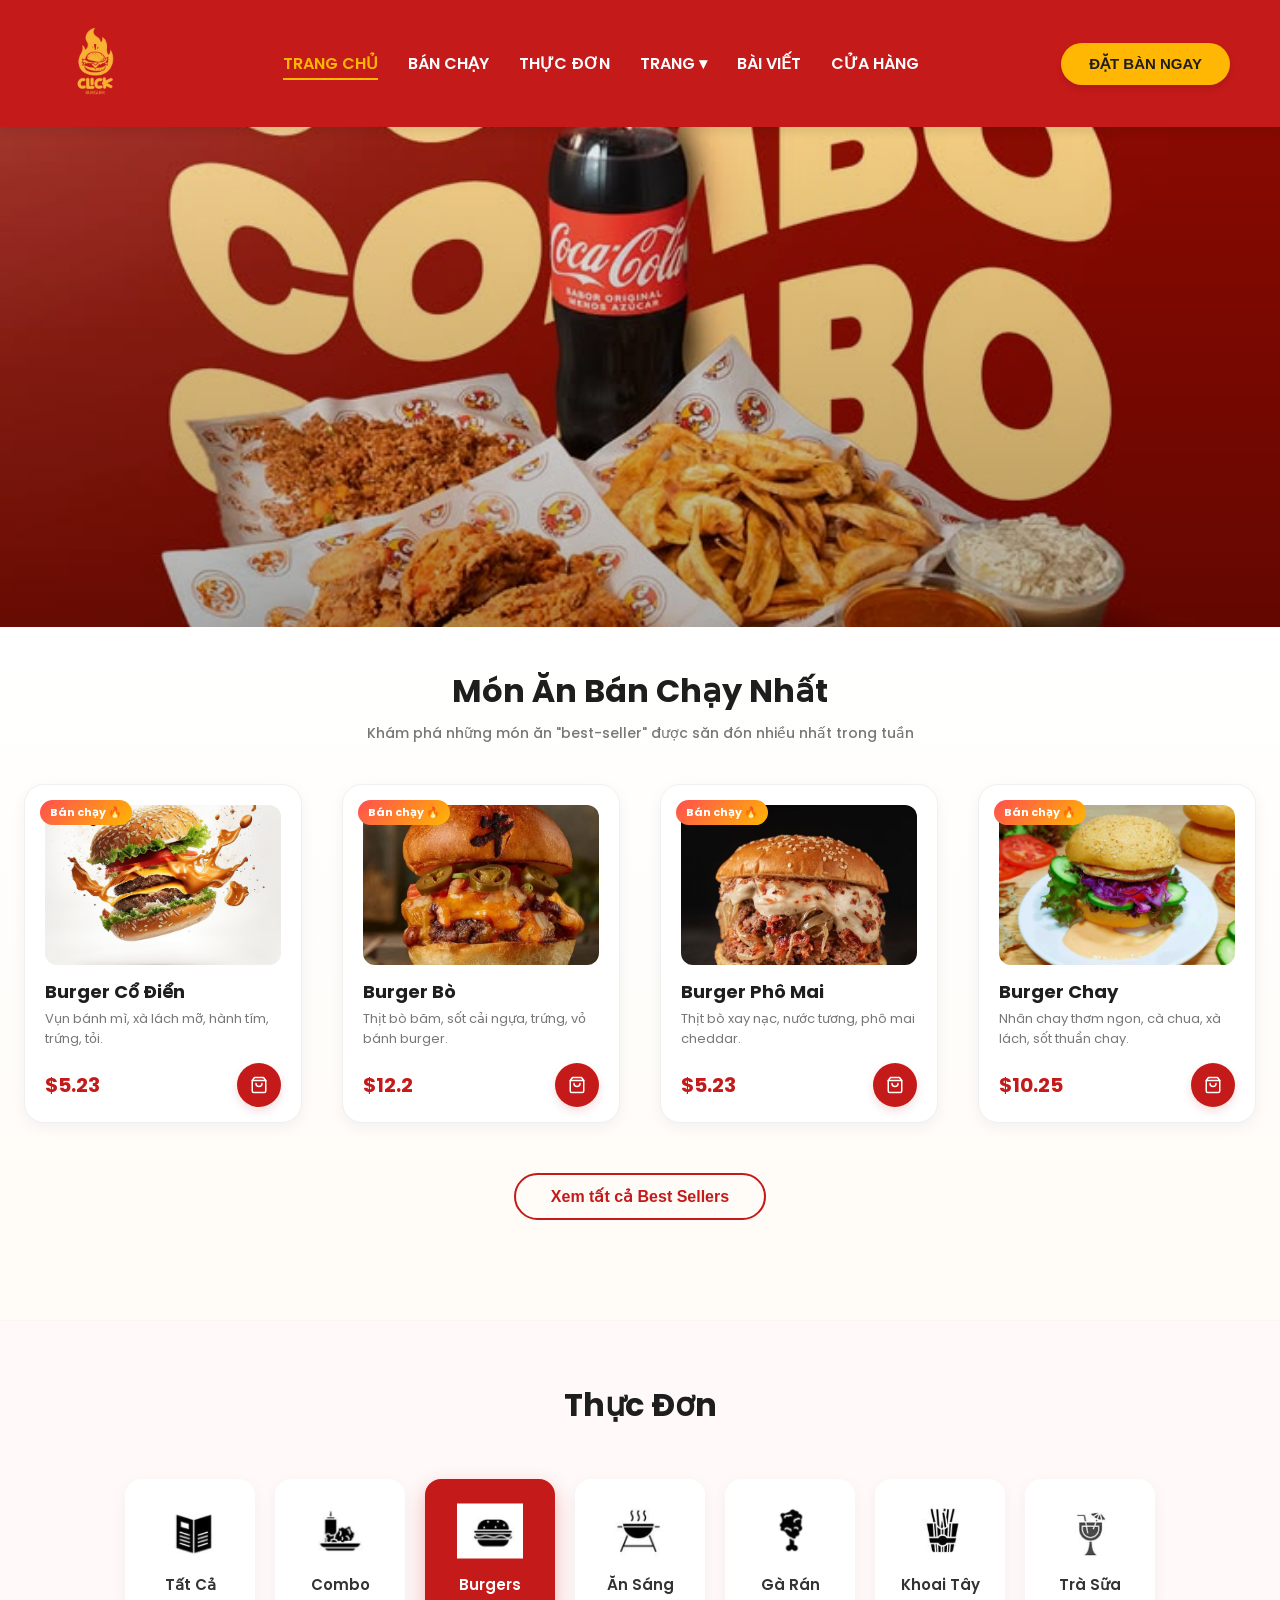
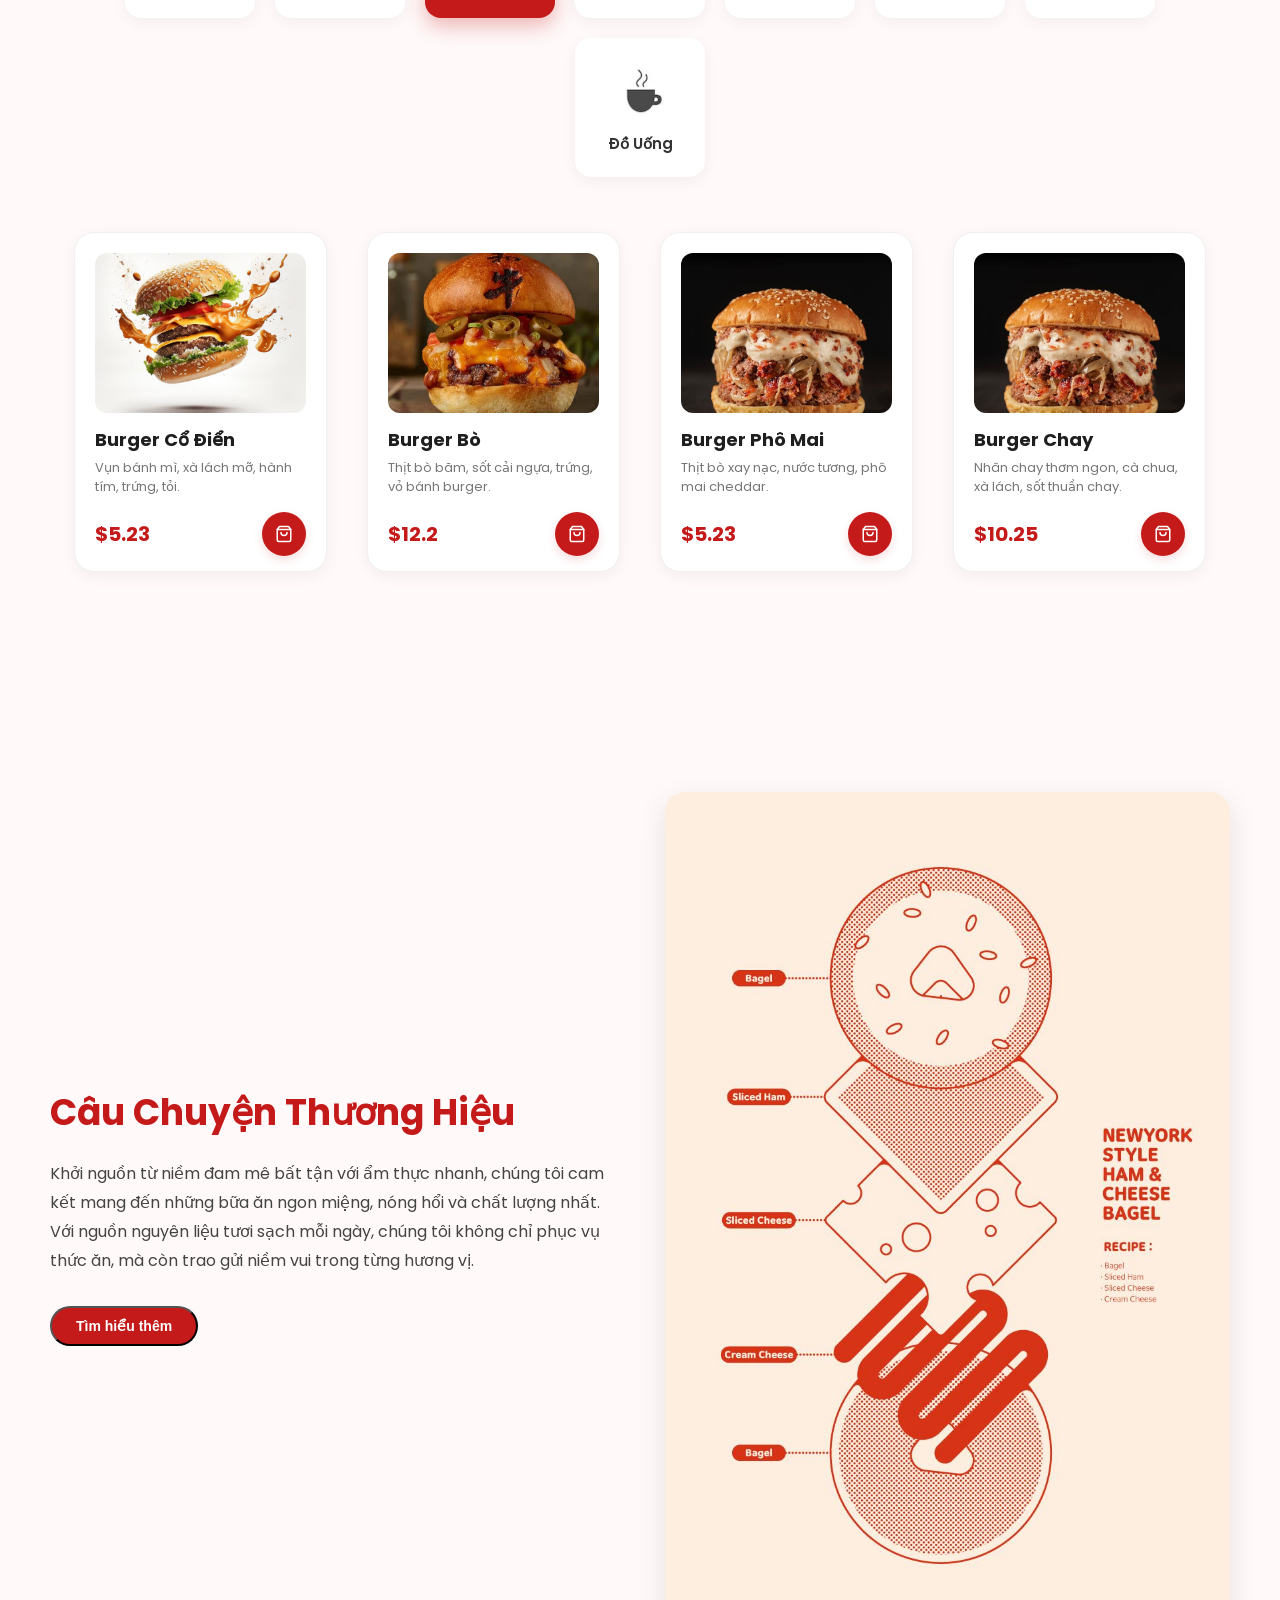
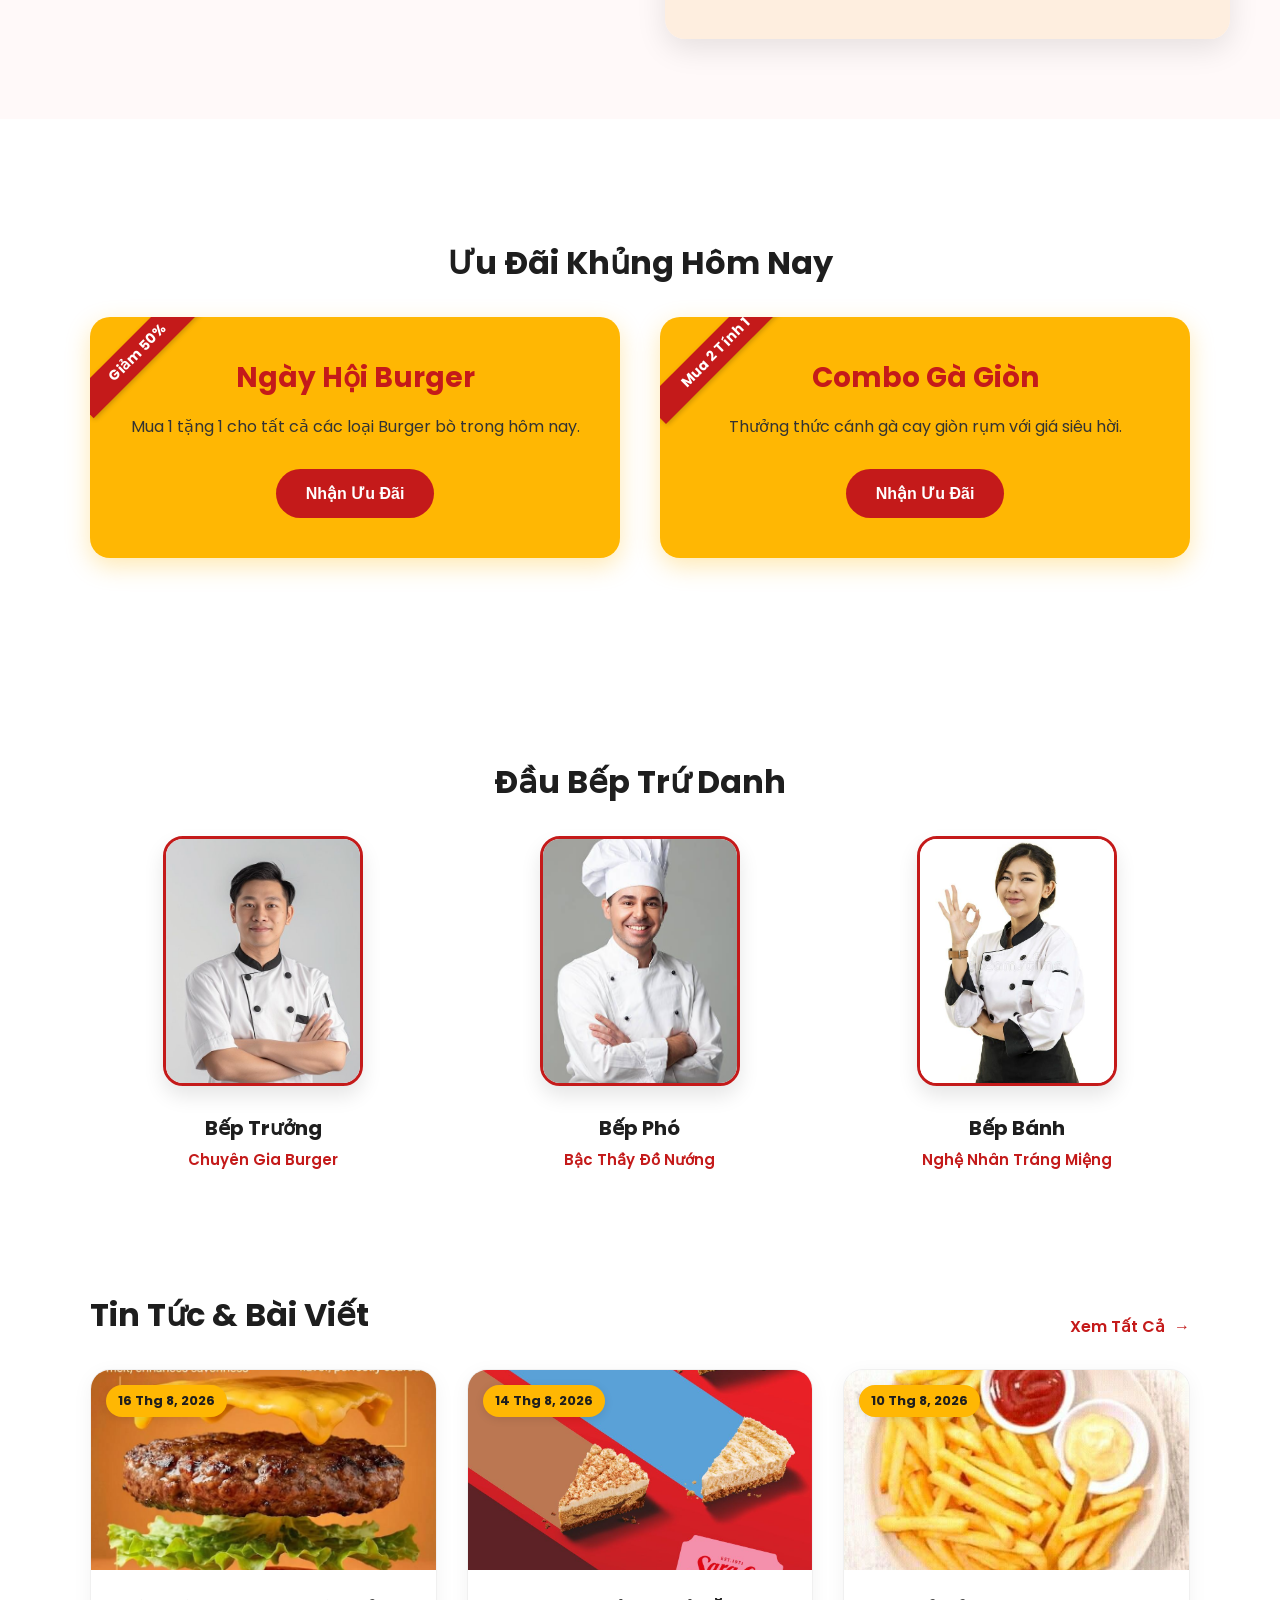
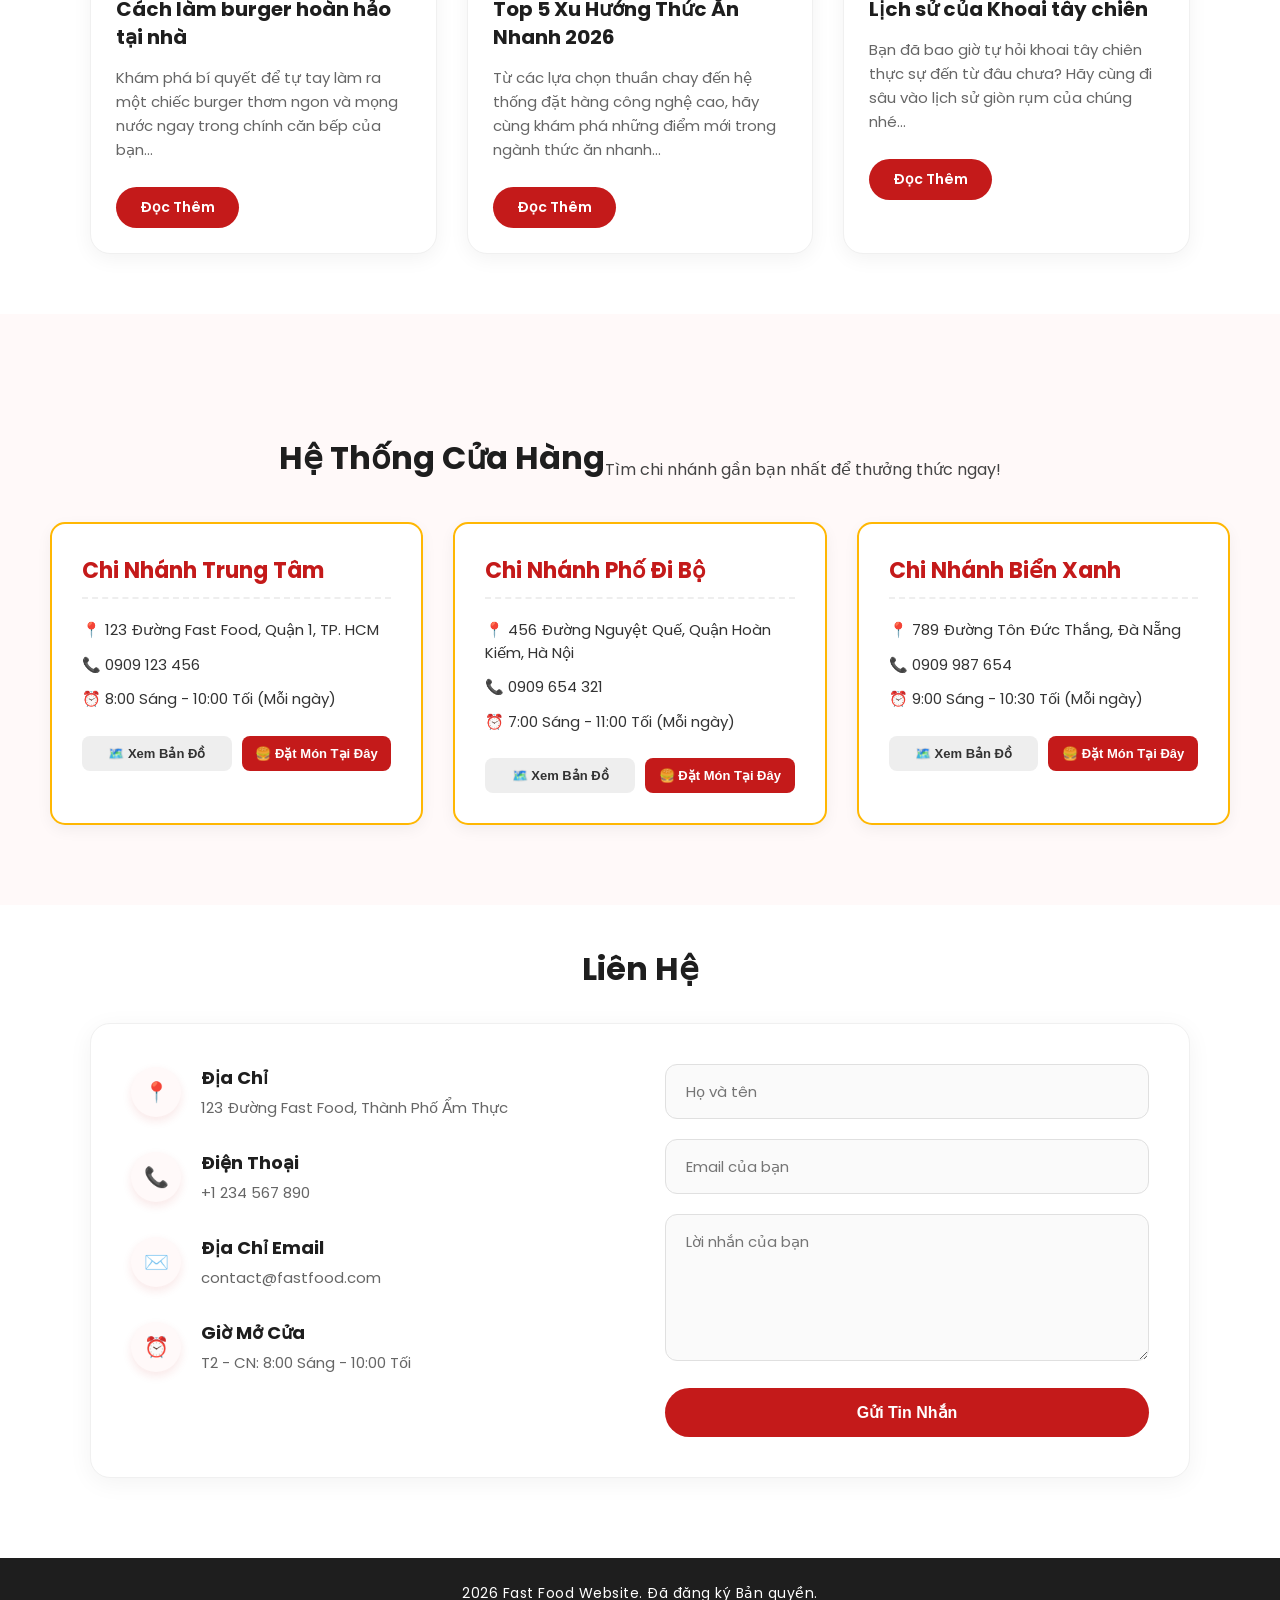
<file: FAST FOOD/index.html>
<!DOCTYPE html>
<html lang="vi">

<head>
    <meta charset="UTF-8">
    <meta name="viewport" content="width=device-width, initial-scale=1.0">
    <title>fast food 24h</title>
    <link rel="stylesheet" href="style.css">
    <link href="https://fonts.googleapis.com/css2?family=Poppins:wght@500;600;700&display=swap" rel="stylesheet">
</head>

<body>

    <header class="navbar">
        <div class="logo">
            <img src="./img/logo.png" alt="fast food">
        </div>

        <nav class="nav-menu">
            <ul>
                <li><a href="#home" class="active">TRANG CHỦ</a></li>
                <!-- [UPDATE: 2026-08-16] - Thêm mục BÁN CHẠY vào Navbar -->
                <li><a href="#bestsellers">BÁN CHẠY</a></li>
                <li><a href="#menu">THỰC ĐƠN</a></li>
                <!-- [UPDATE: 2026-08-16] - Cập nhật mục TRANG thành Dropdown Menu -->
                <li class="dropdown">
                    <a href="#pages">TRANG ▾</a>
                    <ul class="dropdown-menu">
                        <li><a href="#about">Về Chúng Tôi</a></li>
                        <li><a href="#promotions">Ưu Đãi Hot</a></li>
                        <li><a href="#chefs">Đội Ngũ Đầu Bếp</a></li>
                    </ul>
                </li>
                <li><a href="#blog">BÀI VIẾT</a></li>
                <li><a href="#shop">CỬA HÀNG</a></li>
            </ul>
        </nav>

        <div class="nav-action">
            <button class="btn-book">ĐẶT BÀN NGAY</button>
        </div>
    </header>

    <!-- PHẦN BANNER VUÔNG TO -->
    <div class="square-banner">
        <img src="./img/banner uupdate.jpg" alt="Banner Khoai Tây Chiên">
    </div>

    <!-- [UPDATE: 2026-08-16] - Phần Món Ăn Bán Chạy (Bestsellers) tách rời hoàn toàn -->
    <!-- [UPDATE: 18.08.2026] - Thêm phụ đề cho phần Món Ăn Bán Chạy và thiết lập layout flex cho header để căn chỉnh phụ đề -->
    <section id="bestsellers" class="menu-section" style="padding-top: 40px;">
        <div class="section-header"
            style="justify-content: center; margin-top: 0; margin-bottom: 40px; flex-direction: column; align-items: center;">
            <h2 style="text-align: center;">Món Ăn Bán Chạy Nhất</h2>
            <p class="section-subtitle">Khám phá những món ăn "best-seller" được săn đón nhiều nhất trong tuần</p>
        </div>
        <div class="menu-group active" style="display: grid;">
            <!-- [UPDATE: 2026-08-16] - Cập nhật Món Ăn Bán Chạy theo yêu cầu (ưu tiên nhóm Burgers) -->
            <!-- Burger 1 -->
            <div class="card">
                <img src="./img/hamberger.jpg" alt="Burger Cổ Điển" class="burger-img">
                <span class="price">$5.23</span>
                <div class="card-content">
                    <h3>Burger Cổ Điển</h3>
                    <p>Vụn bánh mì, xà lách mỡ, hành tím, trứng, tỏi.</p>
                </div>
                <button class="cart-btn"><svg width="18" height="18" viewBox="0 0 24 24" fill="none"
                        stroke="currentColor" stroke-width="2" stroke-linecap="round" stroke-linejoin="round">
                        <path d="M6 2L3 6v14a2 2 0 0 0 2 2h14a2 2 0 0 0 2-2V6l-3-4z"></path>
                        <line x1="3" y1="6" x2="21" y2="6"></line>
                        <path d="M16 10a4 4 0 0 1-8 0"></path>
                    </svg></button>
            </div>
            <!-- Burger 2 -->
            <div class="card">
                <img src="./img/hamberger bò.jpg" alt="Burger Bò" class="burger-img">
                <span class="price">$12.2</span>
                <div class="card-content">
                    <h3>Burger Bò</h3>
                    <p>Thịt bò băm, sốt cải ngựa, trứng, vỏ bánh burger.</p>
                </div>
                <button class="cart-btn"><svg width="18" height="18" viewBox="0 0 24 24" fill="none"
                        stroke="currentColor" stroke-width="2" stroke-linecap="round" stroke-linejoin="round">
                        <path d="M6 2L3 6v14a2 2 0 0 0 2 2h14a2 2 0 0 0 2-2V6l-3-4z"></path>
                        <line x1="3" y1="6" x2="21" y2="6"></line>
                        <path d="M16 10a4 4 0 0 1-8 0"></path>
                    </svg></button>
            </div>
            <!-- Burger 3 -->
            <div class="card">
                <img src="./img/hamberger phô mai.jpg" alt="Burger Phô Mai" class="burger-img">
                <span class="price">$5.23</span>
                <div class="card-content">
                    <h3>Burger Phô Mai</h3>
                    <p>Thịt bò xay nạc, nước tương, phô mai cheddar.</p>
                </div>
                <button class="cart-btn"><svg width="18" height="18" viewBox="0 0 24 24" fill="none"
                        stroke="currentColor" stroke-width="2" stroke-linecap="round" stroke-linejoin="round">
                        <path d="M6 2L3 6v14a2 2 0 0 0 2 2h14a2 2 0 0 0 2-2V6l-3-4z"></path>
                        <line x1="3" y1="6" x2="21" y2="6"></line>
                        <path d="M16 10a4 4 0 0 1-8 0"></path>
                    </svg></button>
            </div>
            <!-- Burger 4 -->
            <div class="card">
                <img src="./img/hamburger chay.jpg" alt="Burger Chay" class="burger-img">
                <span class="price">$10.25</span>
                <div class="card-content">
                    <h3>Burger Chay</h3>
                    <p>Nhân chay thơm ngon, cà chua, xà lách, sốt thuần chay.</p>
                </div>
                <button class="cart-btn"><svg width="18" height="18" viewBox="0 0 24 24" fill="none"
                        stroke="currentColor" stroke-width="2" stroke-linecap="round" stroke-linejoin="round">
                        <path d="M6 2L3 6v14a2 2 0 0 0 2 2h14a2 2 0 0 0 2-2V6l-3-4z"></path>
                        <line x1="3" y1="6" x2="21" y2="6"></line>
                        <path d="M16 10a4 4 0 0 1-8 0"></path>
                    </svg></button>
            </div>
        </div>
        <div class="action-container" style="padding-bottom: 20px;">
            <button class="see-menu-btn">Xem tất cả Best Sellers</button>
        </div>
    </section>

    <!-- [UPDATE: 2026-08-16] - Phần Thực Đơn (Menu chính) -->
    <section id="menu" class="menu-section" style="background-color: #fff9f9; padding-top: 60px;">
        <div class="section-header" style="justify-content: center; margin-top: 0;">
            <h2 style="text-align: center;">Thực Đơn</h2>
        </div>
        <div class="food-container" style="padding-top: 20px; padding-bottom: 20px;">
            <div class="category-row">
                <!-- [UPDATE: 2026-08-16] - Thêm thuộc tính data-target để làm hệ thống Tab -->
                <!-- Mục Xem Tất Cả -->
                <div class="category-card" data-target="all">
                    <img src="./img/tatca.png" alt="Xem Tất Cả" class="category-img">
                    <span class="label">Tất Cả</span>
                </div>

                <!-- Mục Combo -->
                <div class="category-card" data-target="combo">
                    <img src="./img/combo.png" alt="Combo" class="category-img">
                    <span class="label">Combo</span>
                </div>

                <!-- Mục Burgers (Đang chọn) -->
                <div class="category-card active" data-target="burgers">
                    <img src="./img/hamber.png" alt="Burgers" class="category-img">
                    <span class="label">Burgers</span>
                </div>

                <!-- Mục Breakfast -->
                <div class="category-card" data-target="breakfast">
                    <img src="./img/ansang.png" alt="Ăn Sáng" class="category-img">
                    <span class="label">Ăn Sáng</span>
                </div>

                <!-- Mục Chicken -->
                <div class="category-card" data-target="chicken">
                    <img src="./img/garan.png" alt="Gà Rán" class="category-img">
                    <span class="label">Gà Rán</span>
                </div>

                <!-- Mục Fries -->
                <div class="category-card" data-target="fries">
                    <img src="./img/khoaitay.png" alt="Khoai Tây" class="category-img">
                    <span class="label">Khoai Tây</span>
                </div>

                <!-- Mục Shakes -->
                <div class="category-card" data-target="shakes">
                    <img src="./img/trasua.png" alt="Trà Sữa" class="category-img">
                    <span class="label">Trà Sữa</span>
                </div>

                <!-- Mục Drinks -->
                <div class="category-card" data-target="drinks">
                    <img src="./img/douong.png" alt="Đồ Uống" class="category-img">
                    <span class="label">Đồ Uống</span>
                </div>
            </div>

        </div>
        <!-- [UPDATE: 2026-08-16] - Container cuộn menu -->
        <div class="menu-scroll-container">
            <!-- [UPDATE: 2026-08-16] - Nhóm món ăn: Combo -->
            <div class="menu-group" id="combo" style="display: none;">
                <!-- Combo 1 -->
                <div class="card">
                    <img src="./img/combo gia dinh.jpg" alt="Combo Gia Đình" class="burger-img">
                    <span class="price">$25.00</span>
                    <div class="card-content">
                        <h3>Combo Gia Đình</h3>
                        <p>2 Burger bò, 1 Gà rán lớn, 2 Khoai tây, 4 Nước ngọt.</p>
                    </div>
                    <button class="cart-btn"><svg width="18" height="18" viewBox="0 0 24 24" fill="none"
                            stroke="currentColor" stroke-width="2" stroke-linecap="round" stroke-linejoin="round">
                            <path d="M6 2L3 6v14a2 2 0 0 0 2 2h14a2 2 0 0 0 2-2V6l-3-4z"></path>
                            <line x1="3" y1="6" x2="21" y2="6"></line>
                            <path d="M16 10a4 4 0 0 1-8 0"></path>
                        </svg></button>
                </div>
                <!-- Combo 2 -->
                <div class="card">
                    <img src="./img/combo capdoi.jpg" alt="Combo Cặp Đôi" class="burger-img">
                    <span class="price">$15.50</span>
                    <div class="card-content">
                        <h3>Combo Cặp Đôi</h3>
                        <p>1 Burger, 1 Gà rán nhỏ, 1 Khoai tây phô mai, 2 Nước ép.</p>
                    </div>
                    <button class="cart-btn"><svg width="18" height="18" viewBox="0 0 24 24" fill="none"
                            stroke="currentColor" stroke-width="2" stroke-linecap="round" stroke-linejoin="round">
                            <path d="M6 2L3 6v14a2 2 0 0 0 2 2h14a2 2 0 0 0 2-2V6l-3-4z"></path>
                            <line x1="3" y1="6" x2="21" y2="6"></line>
                            <path d="M16 10a4 4 0 0 1-8 0"></path>
                        </svg></button>
                </div>
                <!-- Combo 3 -->
                <div class="card">
                    <img src="./img/combo buasang.jpg" alt="Combo Sáng Năng Lượng"
                        class="burger-img">
                    <span class="price">$10.00</span>
                    <div class="card-content">
                        <h3>Combo Ăn Sáng</h3>
                        <p>1 Trứng ốp la bánh mì, 1 Cafe đá xay, 1 Bánh sừng bò.</p>
                    </div>
                    <button class="cart-btn"><svg width="18" height="18" viewBox="0 0 24 24" fill="none"
                            stroke="currentColor" stroke-width="2" stroke-linecap="round" stroke-linejoin="round">
                            <path d="M6 2L3 6v14a2 2 0 0 0 2 2h14a2 2 0 0 0 2-2V6l-3-4z"></path>
                            <line x1="3" y1="6" x2="21" y2="6"></line>
                            <path d="M16 10a4 4 0 0 1-8 0"></path>
                        </svg></button>
                </div>
            </div>

            <!-- [UPDATE: 2026-08-16] - Nhóm món ăn: Burgers -->
            <div class="menu-group active" id="burgers">
                <!-- Burger 1 -->
                <div class="card">
                    <img src="./img/hamberger.jpg" alt="Burger Cổ Điển"
                        class="burger-img">
                    <span class="price">$5.23</span>
                    <div class="card-content">
                        <h3>Burger Cổ Điển</h3>
                        <p>Vụn bánh mì, xà lách mỡ, hành tím, trứng, tỏi.</p>
                    </div>
                    <button class="cart-btn"><svg width="18" height="18" viewBox="0 0 24 24" fill="none"
                            stroke="currentColor" stroke-width="2" stroke-linecap="round" stroke-linejoin="round">
                            <path d="M6 2L3 6v14a2 2 0 0 0 2 2h14a2 2 0 0 0 2-2V6l-3-4z"></path>
                            <line x1="3" y1="6" x2="21" y2="6"></line>
                            <path d="M16 10a4 4 0 0 1-8 0"></path>
                        </svg></button>
                </div>
                <!-- Burger 2 -->
                <div class="card">
                    <img src="./img/hamberger bò.jpg" alt="Burger Bò" class="burger-img">
                    <span class="price">$12.2</span>
                    <div class="card-content">
                        <h3>Burger Bò</h3>
                        <p>Thịt bò băm, sốt cải ngựa, trứng, vỏ bánh burger.</p>
                    </div>
                    <button class="cart-btn"><svg width="18" height="18" viewBox="0 0 24 24" fill="none"
                            stroke="currentColor" stroke-width="2" stroke-linecap="round" stroke-linejoin="round">
                            <path d="M6 2L3 6v14a2 2 0 0 0 2 2h14a2 2 0 0 0 2-2V6l-3-4z"></path>
                            <line x1="3" y1="6" x2="21" y2="6"></line>
                            <path d="M16 10a4 4 0 0 1-8 0"></path>
                        </svg></button>
                </div>
                <!-- Burger 3 -->
                <div class="card">
                    <img src="./img/hamberger phô mai.jpg" alt="Burger Phô Mai"
                        class="burger-img">
                    <span class="price">$5.23</span>
                    <div class="card-content">
                        <h3>Burger Phô Mai</h3>
                        <p>Thịt bò xay nạc, nước tương, phô mai cheddar.</p>
                    </div>
                    <button class="cart-btn"><svg width="18" height="18" viewBox="0 0 24 24" fill="none"
                            stroke="currentColor" stroke-width="2" stroke-linecap="round" stroke-linejoin="round">
                            <path d="M6 2L3 6v14a2 2 0 0 0 2 2h14a2 2 0 0 0 2-2V6l-3-4z"></path>
                            <line x1="3" y1="6" x2="21" y2="6"></line>
                            <path d="M16 10a4 4 0 0 1-8 0"></path>
                        </svg></button>
                </div>
                <!-- Burger 4 -->
                <div class="card">
                    <img src="./img/hamberger phô mai.jpg" alt="Burger Chay" class="burger-img">
                    <span class="price">$10.25</span>
                    <div class="card-content">
                        <h3>Burger Chay</h3>
                        <p>Nhân chay thơm ngon, cà chua, xà lách, sốt thuần chay.</p>
                    </div>
                    <button class="cart-btn"><svg width="18" height="18" viewBox="0 0 24 24" fill="none"
                            stroke="currentColor" stroke-width="2" stroke-linecap="round" stroke-linejoin="round">
                            <path d="M6 2L3 6v14a2 2 0 0 0 2 2h14a2 2 0 0 0 2-2V6l-3-4z"></path>
                            <line x1="3" y1="6" x2="21" y2="6"></line>
                            <path d="M16 10a4 4 0 0 1-8 0"></path>
                        </svg></button>
                </div>
            </div>

            <!-- [UPDATE: 2026-08-16] - Nhóm món ăn: Ăn Sáng -->
            <div class="menu-group" id="breakfast" style="display: none;">
                <!-- Ăn Sáng 1 -->
                <div class="card">
                    <img src="./img/banh mi trung.jpg" alt="Trứng Ốp La"
                        class="burger-img">
                    <span class="price">$4.50</span>
                    <div class="card-content">
                        <h3>Trứng Ốp La Bánh Mì</h3>
                        <p>Trứng ốp la lòng đào, bánh mì nướng giòn rụm.</p>
                    </div>
                    <button class="cart-btn"><svg width="18" height="18" viewBox="0 0 24 24" fill="none"
                            stroke="currentColor" stroke-width="2" stroke-linecap="round" stroke-linejoin="round">
                            <path d="M6 2L3 6v14a2 2 0 0 0 2 2h14a2 2 0 0 0 2-2V6l-3-4z"></path>
                            <line x1="3" y1="6" x2="21" y2="6"></line>
                            <path d="M16 10a4 4 0 0 1-8 0"></path>
                        </svg></button>
                </div>
                <!-- Ăn Sáng 2 -->
                <div class="card">
                    <img src="./img/banh mi xuc xich.png" alt="Bánh Cuộn" class="burger-img">
                    <span class="price">$5.00</span>
                    <div class="card-content">
                        <h3>Bánh Cuộn Xúc Xích</h3>
                        <p>Xúc xích xông khói cuộn bánh mềm, phô mai tan chảy.</p>
                    </div>
                    <button class="cart-btn"><svg width="18" height="18" viewBox="0 0 24 24" fill="none"
                            stroke="currentColor" stroke-width="2" stroke-linecap="round" stroke-linejoin="round">
                            <path d="M6 2L3 6v14a2 2 0 0 0 2 2h14a2 2 0 0 0 2-2V6l-3-4z"></path>
                            <line x1="3" y1="6" x2="21" y2="6"></line>
                            <path d="M16 10a4 4 0 0 1-8 0"></path>
                        </svg></button>
                </div>
                <!-- Ăn Sáng 3 -->
                <div class="card">
                    <img src="./img/pancake.jpg" alt="Pancake" class="burger-img">
                    <span class="price">$6.20</span>
                    <div class="card-content">
                        <h3>Pancake Mật Ong</h3>
                        <p>Bánh pancake mềm xốp phủ mật ong và bơ lạt.</p>
                    </div>
                    <button class="cart-btn"><svg width="18" height="18" viewBox="0 0 24 24" fill="none"
                            stroke="currentColor" stroke-width="2" stroke-linecap="round" stroke-linejoin="round">
                            <path d="M6 2L3 6v14a2 2 0 0 0 2 2h14a2 2 0 0 0 2-2V6l-3-4z"></path>
                            <line x1="3" y1="6" x2="21" y2="6"></line>
                            <path d="M16 10a4 4 0 0 1-8 0"></path>
                        </svg></button>
                </div>
                <!-- Ăn Sáng 4 -->
                <div class="card">
                    <img src="./img/banh sung bo.jpg" alt="Croissant" class="burger-img">
                    <span class="price">$3.80</span>
                    <div class="card-content">
                        <h3>Bánh Sừng Bò</h3>
                        <p>Bánh sừng bò ngàn lớp bơ Pháp, thơm lừng.</p>
                    </div>
                    <button class="cart-btn"><svg width="18" height="18" viewBox="0 0 24 24" fill="none"
                            stroke="currentColor" stroke-width="2" stroke-linecap="round" stroke-linejoin="round">
                            <path d="M6 2L3 6v14a2 2 0 0 0 2 2h14a2 2 0 0 0 2-2V6l-3-4z"></path>
                            <line x1="3" y1="6" x2="21" y2="6"></line>
                            <path d="M16 10a4 4 0 0 1-8 0"></path>
                        </svg></button>
                </div>
            </div>

            <!-- [UPDATE: 2026-08-16] - Nhóm món ăn: Gà Rán -->
            <div class="menu-group" id="chicken" style="display: none;">
                <!-- Gà Rán 1 -->
                <div class="card">
                    <img src="./img/canh ga cay.jpg" alt="Cánh Gà" class="burger-img">
                    <span class="price">$8.50</span>
                    <div class="card-content">
                        <h3>Cánh Gà Cay (6m)</h3>
                        <p>Cánh gà giòn rụm phủ sốt cay ngọt đặc trưng.</p>
                    </div>
                    <button class="cart-btn"><svg width="18" height="18" viewBox="0 0 24 24" fill="none"
                            stroke="currentColor" stroke-width="2" stroke-linecap="round" stroke-linejoin="round">
                            <path d="M6 2L3 6v14a2 2 0 0 0 2 2h14a2 2 0 0 0 2-2V6l-3-4z"></path>
                            <line x1="3" y1="6" x2="21" y2="6"></line>
                            <path d="M16 10a4 4 0 0 1-8 0"></path>
                        </svg></button>
                </div>
                <!-- Gà Rán 2 -->
                <div class="card">
                    <img src="./img/dui ga da gion.jpg" alt="Đùi Gà" class="burger-img">
                    <span class="price">$9.00</span>
                    <div class="card-content">
                        <h3>Đùi Gà Giòn Da</h3>
                        <p>Đùi gà tươi tẩm bột chiên xù ròn tan.</p>
                    </div>
                    <button class="cart-btn"><svg width="18" height="18" viewBox="0 0 24 24" fill="none"
                            stroke="currentColor" stroke-width="2" stroke-linecap="round" stroke-linejoin="round">
                            <path d="M6 2L3 6v14a2 2 0 0 0 2 2h14a2 2 0 0 0 2-2V6l-3-4z"></path>
                            <line x1="3" y1="6" x2="21" y2="6"></line>
                            <path d="M16 10a4 4 0 0 1-8 0"></path>
                        </svg></button>
                </div>
                <!-- Gà Rán 3 -->
                <div class="card">
                    <img src="./img/ga pop.jpg" alt="Gà Lắc" class="burger-img">
                    <span class="price">$5.50</span>
                    <div class="card-content">
                        <h3>Gà Popcorn</h3>
                        <p>Những viên gà nhỏ xíu giòn tan lắc phô mai.</p>
                    </div>
                    <button class="cart-btn"><svg width="18" height="18" viewBox="0 0 24 24" fill="none"
                            stroke="currentColor" stroke-width="2" stroke-linecap="round" stroke-linejoin="round">
                            <path d="M6 2L3 6v14a2 2 0 0 0 2 2h14a2 2 0 0 0 2-2V6l-3-4z"></path>
                            <line x1="3" y1="6" x2="21" y2="6"></line>
                            <path d="M16 10a4 4 0 0 1-8 0"></path>
                        </svg></button>
                </div>
                <!-- Gà Rán 4 -->
                <div class="card">
                    <img src="./img/ga mat ong.jpg" alt="Gà Tỏi" class="burger-img">
                    <span class="price">$10.00</span>
                    <div class="card-content">
                        <h3>Gà Sốt Tỏi Mật Ong</h3>
                        <p>Gà chiên áo lớp sốt tỏi mật ong đậm đà.</p>
                    </div>
                    <button class="cart-btn"><svg width="18" height="18" viewBox="0 0 24 24" fill="none"
                            stroke="currentColor" stroke-width="2" stroke-linecap="round" stroke-linejoin="round">
                            <path d="M6 2L3 6v14a2 2 0 0 0 2 2h14a2 2 0 0 0 2-2V6l-3-4z"></path>
                            <line x1="3" y1="6" x2="21" y2="6"></line>
                            <path d="M16 10a4 4 0 0 1-8 0"></path>
                        </svg></button>
                </div>
            </div>

            <!-- [UPDATE: 2026-08-16] - Nhóm món ăn: Khoai Tây -->
            <div class="menu-group" id="fries" style="display: none;">
                <!-- Khoai Tây 1 -->
                <div class="card">
                    <img src="./img/khoai tay.png" alt="Khoai Tây Chiên"
                        class="burger-img">
                    <span class="price">$3.50</span>
                    <div class="card-content">
                        <h3>Khoai Tây Cổ Điển</h3>
                        <p>Khoai tây chiên muối, giòn bên ngoài, mềm bên trong.</p>
                    </div>
                    <button class="cart-btn"><svg width="18" height="18" viewBox="0 0 24 24" fill="none"
                            stroke="currentColor" stroke-width="2" stroke-linecap="round" stroke-linejoin="round">
                            <path d="M6 2L3 6v14a2 2 0 0 0 2 2h14a2 2 0 0 0 2-2V6l-3-4z"></path>
                            <line x1="3" y1="6" x2="21" y2="6"></line>
                            <path d="M16 10a4 4 0 0 1-8 0"></path>
                        </svg></button>
                </div>
                <!-- Khoai Tây 2 -->
                <div class="card">
                    <img src="./img/khoai tay pho mai.jpg" alt="Khoai Phô Mai" class="burger-img">
                    <span class="price">$4.80</span>
                    <div class="card-content">
                        <h3>Khoai Tây Phô Mai</h3>
                        <p>Khoai chiên đút lò phủ ngập phô mai mozzarella.</p>
                    </div>
                    <button class="cart-btn"><svg width="18" height="18" viewBox="0 0 24 24" fill="none"
                            stroke="currentColor" stroke-width="2" stroke-linecap="round" stroke-linejoin="round">
                            <path d="M6 2L3 6v14a2 2 0 0 0 2 2h14a2 2 0 0 0 2-2V6l-3-4z"></path>
                            <line x1="3" y1="6" x2="21" y2="6"></line>
                            <path d="M16 10a4 4 0 0 1-8 0"></path>
                        </svg></button>
                </div>
                <!-- Khoai Tây 3 -->
                <div class="card">
                    <img src="./img/khoai tay loc.jpg" alt="Khoai Lốc Xoáy" class="burger-img">
                    <span class="price">$4.00</span>
                    <div class="card-content">
                        <h3>Khoai Lốc Xoáy</h3>
                        <p>Khoai tây xiên que lốc xoáy rắc bột phô mai.</p>
                    </div>
                    <button class="cart-btn"><svg width="18" height="18" viewBox="0 0 24 24" fill="none"
                            stroke="currentColor" stroke-width="2" stroke-linecap="round" stroke-linejoin="round">
                            <path d="M6 2L3 6v14a2 2 0 0 0 2 2h14a2 2 0 0 0 2-2V6l-3-4z"></path>
                            <line x1="3" y1="6" x2="21" y2="6"></line>
                            <path d="M16 10a4 4 0 0 1-8 0"></path>
                        </svg></button>
                </div>
                <!-- Khoai Tây 4 -->
                <div class="card">
                    <img src="./img/khoai tay truffle.jpg" alt="Khoai Truffle" class="burger-img">
                    <span class="price">$6.50</span>
                    <div class="card-content">
                        <h3>Khoai Rán Truffle</h3>
                        <p>Khoai tây cao cấp xóc với dầu nấm truffle thơm lừng.</p>
                    </div>
                    <button class="cart-btn"><svg width="18" height="18" viewBox="0 0 24 24" fill="none"
                            stroke="currentColor" stroke-width="2" stroke-linecap="round" stroke-linejoin="round">
                            <path d="M6 2L3 6v14a2 2 0 0 0 2 2h14a2 2 0 0 0 2-2V6l-3-4z"></path>
                            <line x1="3" y1="6" x2="21" y2="6"></line>
                            <path d="M16 10a4 4 0 0 1-8 0"></path>
                        </svg></button>
                </div>
            </div>

            <!-- [UPDATE: 2026-08-16] - Nhóm món ăn: Trà Sữa -->
            <div class="menu-group" id="shakes" style="display: none;">
                <!-- Trà Sữa 1 -->
                <div class="card">
                    <img src="./img/trà sữa chân châu.png" alt="Trà Sữa Trân Châu"
                        class="burger-img">
                    <span class="price">$5.00</span>
                    <div class="card-content">
                        <h3>TS Trân Châu Đen</h3>
                        <p>Trà sữa Đài Loan vị truyền thống với trân châu dai.</p>
                    </div>
                    <button class="cart-btn"><svg width="18" height="18" viewBox="0 0 24 24" fill="none"
                            stroke="currentColor" stroke-width="2" stroke-linecap="round" stroke-linejoin="round">
                            <path d="M6 2L3 6v14a2 2 0 0 0 2 2h14a2 2 0 0 0 2-2V6l-3-4z"></path>
                            <line x1="3" y1="6" x2="21" y2="6"></line>
                            <path d="M16 10a4 4 0 0 1-8 0"></path>
                        </svg></button>
                </div>
                <!-- Trà Sữa 2 -->
                <div class="card">
                    <img src="./img/matcha da xoay.png" alt="Matcha" class="burger-img">
                    <span class="price">$6.00</span>
                    <div class="card-content">
                        <h3>Matcha Đá Xay</h3>
                        <p>Trà xanh Nhật Bản đá xay phủ kem tươi béo ngậy.</p>
                    </div>
                    <button class="cart-btn"><svg width="18" height="18" viewBox="0 0 24 24" fill="none"
                            stroke="currentColor" stroke-width="2" stroke-linecap="round" stroke-linejoin="round">
                            <path d="M6 2L3 6v14a2 2 0 0 0 2 2h14a2 2 0 0 0 2-2V6l-3-4z"></path>
                            <line x1="3" y1="6" x2="21" y2="6"></line>
                            <path d="M16 10a4 4 0 0 1-8 0"></path>
                        </svg></button>
                </div>
                <!-- Trà Sữa 3 -->
                <div class="card">
                    <img src="./img/hong tra.png" alt="Hồng Trà" class="burger-img">
                    <span class="price">$4.50</span>
                    <div class="card-content">
                        <h3>Hồng Trà Macchiato</h3>
                        <p>Hồng trà thanh mát phủ lớp kem cheese mặn.</p>
                    </div>
                    <button class="cart-btn"><svg width="18" height="18" viewBox="0 0 24 24" fill="none"
                            stroke="currentColor" stroke-width="2" stroke-linecap="round" stroke-linejoin="round">
                            <path d="M6 2L3 6v14a2 2 0 0 0 2 2h14a2 2 0 0 0 2-2V6l-3-4z"></path>
                            <line x1="3" y1="6" x2="21" y2="6"></line>
                            <path d="M16 10a4 4 0 0 1-8 0"></path>
                        </svg></button>
                </div>
                <!-- Trà Sữa 4 -->
                <div class="card">
                    <img src="./img/sua tuoi kem trung.png" alt="Sữa Tươi" class="burger-img">
                    <span class="price">$5.50</span>
                    <div class="card-content">
                        <h3>Sữa Tươi Kem Trứng</h3>
                        <p>Sữa tươi trân châu nướng kết hợp lớp kem trứng.</p>
                    </div>
                    <button class="cart-btn"><svg width="18" height="18" viewBox="0 0 24 24" fill="none"
                            stroke="currentColor" stroke-width="2" stroke-linecap="round" stroke-linejoin="round">
                            <path d="M6 2L3 6v14a2 2 0 0 0 2 2h14a2 2 0 0 0 2-2V6l-3-4z"></path>
                            <line x1="3" y1="6" x2="21" y2="6"></line>
                            <path d="M16 10a4 4 0 0 1-8 0"></path>
                        </svg></button>
                </div>
            </div>

            <!-- [UPDATE: 2026-08-16] - Nhóm món ăn: Đồ Uống -->
            <div class="menu-group" id="drinks" style="display: none;">
                <!-- Đồ Uống 1 -->
                <div class="card">
                    <img src="./img/nuoc cam.jpg" alt="Nước Ép Cam" class="burger-img">
                    <span class="price">$3.50</span>
                    <div class="card-content">
                        <h3>Nước Ép Cam Tươi</h3>
                        <p>Cam vắt nguyên chất, 100% không đường.</p>
                    </div>
                    <button class="cart-btn"><svg width="18" height="18" viewBox="0 0 24 24" fill="none"
                            stroke="currentColor" stroke-width="2" stroke-linecap="round" stroke-linejoin="round">
                            <path d="M6 2L3 6v14a2 2 0 0 0 2 2h14a2 2 0 0 0 2-2V6l-3-4z"></path>
                            <line x1="3" y1="6" x2="21" y2="6"></line>
                            <path d="M16 10a4 4 0 0 1-8 0"></path>
                        </svg></button>
                </div>
                <!-- Đồ Uống 2 -->
                <div class="card">
                    <img src="./img/soda chanh dây.jpg" alt="Soda" class="burger-img">
                    <span class="price">$4.00</span>
                    <div class="card-content">
                        <h3>Soda Chanh Dây</h3>
                        <p>Nước soda sảng khoái với mứt chanh dây chua ngọt.</p>
                    </div>
                    <button class="cart-btn"><svg width="18" height="18" viewBox="0 0 24 24" fill="none"
                            stroke="currentColor" stroke-width="2" stroke-linecap="round" stroke-linejoin="round">
                            <path d="M6 2L3 6v14a2 2 0 0 0 2 2h14a2 2 0 0 0 2-2V6l-3-4z"></path>
                            <line x1="3" y1="6" x2="21" y2="6"></line>
                            <path d="M16 10a4 4 0 0 1-8 0"></path>
                        </svg></button>
                </div>
                <!-- Đồ Uống 3 -->
                <div class="card">
                    <img src="./img/cocacola.jpg" alt="Coca" class="burger-img">
                    <span class="price">$2.00</span>
                    <div class="card-content">
                        <h3>Coca Cola Tươi</h3>
                        <p>Coca cola đá lạnh cực đã khát cho mùa hè.</p>
                    </div>
                    <button class="cart-btn"><svg width="18" height="18" viewBox="0 0 24 24" fill="none"
                            stroke="currentColor" stroke-width="2" stroke-linecap="round" stroke-linejoin="round">
                            <path d="M6 2L3 6v14a2 2 0 0 0 2 2h14a2 2 0 0 0 2-2V6l-3-4z"></path>
                            <line x1="3" y1="6" x2="21" y2="6"></line>
                            <path d="M16 10a4 4 0 0 1-8 0"></path>
                        </svg></button>
                </div>
                <!-- Đồ Uống 4 -->
                <div class="card">
                    <img src="./img/cà phê đá xay.png" alt="Cà Phê" class="burger-img">
                    <span class="price">$4.50</span>
                    <div class="card-content">
                        <h3>Cà Phê Đá Xay</h3>
                        <p>Cà phê đá xay tỉnh táo, hương vị đậm đà nguyên chất.</p>
                    </div>
                    <button class="cart-btn"><svg width="18" height="18" viewBox="0 0 24 24" fill="none"
                            stroke="currentColor" stroke-width="2" stroke-linecap="round" stroke-linejoin="round">
                            <path d="M6 2L3 6v14a2 2 0 0 0 2 2h14a2 2 0 0 0 2-2V6l-3-4z"></path>
                            <line x1="3" y1="6" x2="21" y2="6"></line>
                            <path d="M16 10a4 4 0 0 1-8 0"></path>
                        </svg></button>
                </div>
            </div>
        </div> <!-- Đóng menu-scroll-container -->

        <!-- [UPDATE: 2026-08-16] - Đã loại bỏ nút Xem thực đơn dư thừa -->
    </section>

    <!-- [UPDATE: 2026-08-16] - Xây dựng khu vực Về Chúng Tôi (About Us) -->
    <section id="about" class="about-section">
        <div class="about-container">
            <div class="about-content">
                <h2>Câu Chuyện Thương Hiệu</h2>
                <p>Khởi nguồn từ niềm đam mê bất tận với ẩm thực nhanh, chúng tôi cam kết mang đến những bữa ăn ngon
                    miệng, nóng hổi và chất lượng nhất. Với nguồn nguyên liệu tươi sạch mỗi ngày, chúng tôi không chỉ
                    phục vụ thức ăn, mà còn trao gửi niềm vui trong từng hương vị.</p>
                <button class="read-more-btn">Tìm hiểu thêm</button>
            </div>
            <div class="about-image">
                <img src="./img/story banner.jpg" alt="Về Chúng Tôi">
            </div>
        </div>
    </section>

    <!-- [UPDATE: 2026-08-16] - Xây dựng khu vực Ưu Đãi Hot (Promotions) -->
    <section id="promotions" class="promo-section">
        <div class="section-header text-center">
            <h2>Ưu Đãi Khủng Hôm Nay</h2>
        </div>
        <div class="promo-grid">
            <div class="promo-card">
                <div class="promo-badge">Giảm 50%</div>
                <h3>Ngày Hội Burger</h3>
                <p>Mua 1 tặng 1 cho tất cả các loại Burger bò trong hôm nay.</p>
                <button class="submit-btn">Nhận Ưu Đãi</button>
            </div>
            <div class="promo-card">
                <div class="promo-badge">Mua 2 Tính 1</div>
                <h3>Combo Gà Giòn</h3>
                <p>Thưởng thức cánh gà cay giòn rụm với giá siêu hời.</p>
                <button class="submit-btn">Nhận Ưu Đãi</button>
            </div>
        </div>
    </section>

    <!-- [UPDATE: 2026-08-16] - Xây dựng khu vực Đội Ngũ Đầu Bếp (Chefs) -->
    <section id="chefs" class="chefs-section">
        <div class="section-header text-center">
            <h2>Đầu Bếp Trứ Danh</h2>
        </div>
        <div class="chefs-grid">
            <div class="chef-card">
                <img src="./img/1.jpg" alt="Đầu bếp 1" class="chef-img">
                <h3>Bếp Trưởng</h3>
                <p>Chuyên Gia Burger</p>
            </div>
            <div class="chef-card">
                <img src="./img/2.jpg" alt="Đầu bếp 2" class="chef-img">
                <h3>Bếp Phó</h3>
                <p>Bậc Thầy Đồ Nướng</p>
            </div>
            <div class="chef-card">
                <img src="./img/3.jpg" alt="Đầu bếp 3" class="chef-img">
                <h3>Bếp Bánh</h3>
                <p>Nghệ Nhân Tráng Miệng</p>
            </div>
        </div>
    </section>

    <!-- [UPDATE: 2026-08-16] - Dịch sang tiếng Việt khu vực Bài Viết (Blog) -->
    <section id="blog" class="blog-section">
        <div class="section-header">
            <h2>Tin Tức & Bài Viết</h2>
            <a href="#" class="view-all">Xem Tất Cả <span>&rarr;</span></a>
        </div>
        <div class="blog-grid">
            <!-- Bài viết 1 -->
            <div class="blog-card">
                <div class="blog-img-wrapper">
                    <img src="./img/hamberger tại nhà.jpg" alt="Ảnh Bài Viết 1" class="blog-img">
                    <span class="blog-date">16 Thg 8, 2026</span>
                </div>
                <div class="blog-content">
                    <h3>Cách làm burger hoàn hảo tại nhà</h3>
                    <p>Khám phá bí quyết để tự tay làm ra một chiếc burger thơm ngon và mọng nước ngay trong chính căn
                        bếp của bạn...</p>
                    <a href="#" class="read-more-btn">Đọc Thêm</a>
                </div>
            </div>
            <!-- Bài viết 2 -->
            <div class="blog-card">
                <div class="blog-img-wrapper">
                    <img src="./img/ttop.jpg" alt="Ảnh Bài Viết 2" class="blog-img">
                    <span class="blog-date">14 Thg 8, 2026</span>
                </div>
                <div class="blog-content">
                    <h3>Top 5 Xu Hướng Thức Ăn Nhanh 2026</h3>
                    <p>Từ các lựa chọn thuần chay đến hệ thống đặt hàng công nghệ cao, hãy cùng khám phá những điểm mới
                        trong ngành thức ăn nhanh...</p>
                    <a href="#" class="read-more-btn">Đọc Thêm</a>
                </div>
            </div>
            <!-- Bài viết 3 -->
            <div class="blog-card">
                <div class="blog-img-wrapper">
                    <img src="./img/khoai tay chiên.jpg" alt="Ảnh Bài Viết 3" class="blog-img">
                    <span class="blog-date">10 Thg 8, 2026</span>
                </div>
                <div class="blog-content">
                    <h3>Lịch sử của Khoai tây chiên</h3>
                    <p>Bạn đã bao giờ tự hỏi khoai tây chiên thực sự đến từ đâu chưa? Hãy cùng đi sâu vào lịch sử giòn
                        rụm của chúng nhé...</p>
                    <a href="#" class="read-more-btn">Đọc Thêm</a>
                </div>
            </div>
        </div>
    </section>

    <!-- [UPDATE: 2026-08-16] - Thiết kế lại khu vực Cửa Hàng thành Hệ thống Chi Nhánh -->
    <section id="shop" class="branch-section">
        <div class="section-header text-center">
            <h2>Hệ Thống Cửa Hàng</h2>
            <p>Tìm chi nhánh gần bạn nhất để thưởng thức ngay!</p>
        </div>
        <div class="branch-grid">
            <!-- Chi nhánh 1 -->
            <div class="branch-card">
                <h3>Chi Nhánh Trung Tâm</h3>
                <div class="branch-info">
                    <p>📍 123 Đường Fast Food, Quận 1, TP. HCM</p>
                    <p>📞 0909 123 456</p>
                    <p>⏰ 8:00 Sáng - 10:00 Tối (Mỗi ngày)</p>
                </div>
                <div class="branch-actions">
                    <button class="btn-map">🗺️ Xem Bản Đồ</button>
                    <button class="btn-order">🍔 Đặt Món Tại Đây</button>
                </div>
            </div>
            <!-- Chi nhánh 2 -->
            <div class="branch-card">
                <h3>Chi Nhánh Phố Đi Bộ</h3>
                <div class="branch-info">
                    <p>📍 456 Đường Nguyệt Quế, Quận Hoàn Kiếm, Hà Nội</p>
                    <p>📞 0909 654 321</p>
                    <p>⏰ 7:00 Sáng - 11:00 Tối (Mỗi ngày)</p>
                </div>
                <div class="branch-actions">
                    <button class="btn-map">🗺️ Xem Bản Đồ</button>
                    <button class="btn-order">🍔 Đặt Món Tại Đây</button>
                </div>
            </div>
            <!-- Chi nhánh 3 -->
            <div class="branch-card">
                <h3>Chi Nhánh Biển Xanh</h3>
                <div class="branch-info">
                    <p>📍 789 Đường Tôn Đức Thắng, Đà Nẵng</p>
                    <p>📞 0909 987 654</p>
                    <p>⏰ 9:00 Sáng - 10:30 Tối (Mỗi ngày)</p>
                </div>
                <div class="branch-actions">
                    <button class="btn-map">🗺️ Xem Bản Đồ</button>
                    <button class="btn-order">🍔 Đặt Món Tại Đây</button>
                </div>
            </div>
        </div>
    </section>

    <!-- [UPDATE: 2026-08-16] - Dịch sang tiếng Việt khu vực Liên Hệ (Contact) -->
    <section id="contact" class="contact-section">
        <div class="section-header text-center">
            <h2>Liên Hệ</h2>
        </div>
        <div class="contact-container">
            <!-- Cột trái: Thông tin liên hệ -->
            <div class="contact-info">
                <div class="info-item">
                    <div class="icon-box">
                        <span>📍</span>
                    </div>
                    <div>
                        <h4>Địa Chỉ</h4>
                        <p>123 Đường Fast Food, Thành Phố Ẩm Thực</p>
                    </div>
                </div>
                <div class="info-item">
                    <div class="icon-box">
                        <span>📞</span>
                    </div>
                    <div>
                        <h4>Điện Thoại</h4>
                        <p>+1 234 567 890</p>
                    </div>
                </div>
                <div class="info-item">
                    <div class="icon-box">
                        <span>✉️</span>
                    </div>
                    <div>
                        <h4>Địa Chỉ Email</h4>
                        <p>contact@fastfood.com</p>
                    </div>
                </div>
                <div class="info-item">
                    <div class="icon-box">
                        <span>⏰</span>
                    </div>
                    <div>
                        <h4>Giờ Mở Cửa</h4>
                        <p>T2 - CN: 8:00 Sáng - 10:00 Tối</p>
                    </div>
                </div>
            </div>
            <!-- Cột phải: Form liên hệ -->
            <div class="contact-form-wrapper">
                <form class="contact-form" onsubmit="event.preventDefault(); alert('Gửi tin nhắn thành công!');">
                    <div class="input-group">
                        <input type="text" placeholder="Họ và tên" required>
                    </div>
                    <div class="input-group">
                        <input type="email" placeholder="Email của bạn" required>
                    </div>
                    <div class="input-group">
                        <textarea placeholder="Lời nhắn của bạn" rows="5" required></textarea>
                    </div>
                    <button type="submit" class="submit-btn">Gửi Tin Nhắn</button>
                </form>
            </div>
        </div>
    </section>

    <!-- [UPDATE: 2026-08-16] - Dịch sang tiếng Việt Chân Trang (Footer) -->
    <footer class="footer">
        <div class="footer-content">
            <p> 2026 Fast Food Website. Đã đăng ký Bản quyền.</p>
        </div>
    </footer>
    <script src="main.js"></script>
</body>

</html>
</file>
<file: FAST FOOD/style.css>
/* [UPDATE: 18.08.2026] - Cấu trúc CSS và màu sắc cơ bản phù hợp cho sinh viên, dễ giải thích */

html {
    scroll-behavior: smooth;
}

* {
    margin: 0;
    padding: 0;
    box-sizing: border-box;
}

body {
    font-family: 'Poppins', sans-serif; /* Hoặc font tùy chọn của bạn */
    background-color: #ffffff;
}

/* [UPDATE: 2026-08-16] - Thêm thuộc tính sticky, hiệu ứng bóng đổ cho thanh Navbar */
.navbar {
    display: flex;
    justify-content: space-between;
    align-items: center;
    padding: 15px 50px;
    background-color: #c41a1a;
    box-shadow: 0 4px 10px rgba(0,0,0,0.1);
    position: sticky;
    top: 0;
    z-index: 1000;
    transition: all 0.3s ease;
}

/* Phần Logo */
.logo img {
    height: 90px; /* Điều chỉnh chiều cao logo phù hợp */
    cursor: pointer;
}

/* Phần Menu */
.nav-menu ul {
    list-style: none;
    display: flex;
    gap: 30px; /* Khoảng cách giữa các menu item */
}

/* [UPDATE: 2026-08-16] - Cải thiện giao diện liên kết menu, thêm hiệu ứng gạch chân mượt mà khi hover */
.nav-menu ul li a {
    text-decoration: none;
    color: #ffffff;
    font-size: 16px;
    font-weight: 600;
    position: relative;
    padding-bottom: 5px;
    transition: all 0.3s ease;
}

.nav-menu ul li a:hover {
    color: #ffb703;
}

.nav-menu ul li a.active {
    color: #ffb703; 
}

.nav-menu ul li a::after {
    content: '';
    position: absolute;
    left: 0;
    bottom: 0;
    width: 0%;
    height: 2px;
    background-color: #ffb703;
    transition: all 0.3s ease;
}

.nav-menu ul li a:hover::after,
.nav-menu ul li a.active::after {
    width: 100%;
}

/* [UPDATE: 2026-08-16] - Làm đẹp nút Book Your Table, thêm hiệu ứng hover nổi bật */
.btn-book {
    background-color: #ffb703;
    color: #1e1e1e;
    border: none;
    padding: 12px 28px;
    border-radius: 30px;
    font-weight: 700;
    font-size: 15px;
    cursor: pointer;
    transition: all 0.3s ease;
    box-shadow: 0 4px 6px rgba(0,0,0,0.1);
}

.btn-book:hover {
    background-color: #fb8500;
    transform: translateY(-2px);
    box-shadow: 0 6px 12px rgba(0,0,0,0.15);
}

.square-banner, .hero-banner {
    width: 100%;
    max-width: auto;
    margin: 0;  
    padding: 0;        
}

.square-banner img, 
.hero-banner img {
    width: 100%;
    height: 500px;
    object-fit: cover; 
    border-radius: 0; 
    display: block;
    box-shadow: none; 
}

/* [UPDATE: 2026-08-16] - Thiết kế lại khu vực Banner và tối ưu hiển thị */
.square-banner {
    position: relative;
}
.square-banner::after {
    content: '';
    position: absolute;
    top: 0; left: 0; width: 100%; height: 100%;
    background: linear-gradient(to bottom, rgba(0,0,0,0.05), rgba(0,0,0,0.3));
    pointer-events: none;
}


/* [UPDATE: 2026-08-18] - Thêm class bọc ngoài cùng (wrapper) để màu nền khu vực Thực Đơn tràn viền 100% màn hình lớn */
.menu-wrapper {
    width: 100%;
    background-color: #fff9f9; 
    padding-top: 40px; 
}

/* [UPDATE: 2026-08-16] - Xây dựng khu vực danh mục sản phẩm (Category Row) */
/* [UPDATE: 2026-08-18] - Chỉnh sửa lại container để nội dung canh giữa, thêm padding an toàn và bỏ nền để ăn theo wrapper */
.food-container {
    max-width: 1200px;
    width: 100%;
    margin: 0 auto;
    padding: 0 20px 20px 20px; 
    background-color: transparent; 
}

/* [UPDATE: 2026-08-16] - Cải thiện thanh danh mục (category-row) bằng flex-wrap để tự động bọc dòng, tránh tràn viền */
.category-row {
    display: flex;
    flex-wrap: wrap;
    justify-content: center;
    align-items: center;
    gap: 20px;
    padding-bottom: 20px;
}

.category-card {
    display: flex;
    flex-direction: column;
    align-items: center;
    justify-content: center;
    padding: 20px;
    background-color: #ffffff;
    border-radius: 16px;
    box-shadow: 0 4px 15px rgba(0,0,0,0.05);
    min-width: 130px;
    cursor: pointer;
    transition: all 0.3s ease;
    border: 2px solid transparent;
}

.category-card:hover {
    transform: translateY(-5px);
    box-shadow: 0 8px 20px rgba(0,0,0,0.1);
    border-color: #ffb703;
}

.category-card.active {
    background-color: #c41a1a;
    color: #ffffff;
    box-shadow: 0 8px 20px rgba(196, 26, 26, 0.3);
}

.category-card.active .label {
    color: #ffffff;
}

.category-img {
    width: 60px;
    height: 60px;
    margin-bottom: 12px;
    object-fit: contain;
    transition: transform 0.3s cubic-bezier(0.175, 0.885, 0.32, 1.275);
}

.category-card:hover .category-img,
.category-card.active .category-img {
    transform: scale(1.1);
}

.label {
    font-size: 15px;
    font-weight: 600;
    color: #333333;
    transition: color 0.3s ease;
}

/* [UPDATE: 2026-08-16] - Xây dựng phần Section Header (Popular Picks) */
.section-header {
    display: flex;
    justify-content: space-between;
    align-items: flex-end;
    margin-top: 40px;
    margin-bottom: 30px;
}

/* [UPDATE: 2026-08-18] - Căn giữa tiêu đề thực đơn */
.section-header.text-center {
    justify-content: center;
    text-align: center;
}

.section-header h2 {
    font-size: 32px;
    color: #1e1e1e;
    font-weight: 700;
}

.view-all {
    text-decoration: none;
    color: #c41a1a;
    font-weight: 600;
    font-size: 16px;
    transition: color 0.3s ease;
}

.view-all:hover {
    color: #a81616;
}

.view-all span {
    margin-left: 5px;
    transition: transform 0.3s ease;
    display: inline-block;
}

.view-all:hover span {
    transform: translateX(5px);
}

/* [UPDATE: 2026-08-16] - Xây dựng lưới danh sách sản phẩm (Card Grid) */
/* [UPDATE: 18.08.2026] - Chuyển menu-section tràn viền 100% và nới rộng khung thực đơn lên 1350px để sát lề hơn */
.menu-section {
    max-width: 100% !important;
    width: 100%;
    margin: 0 auto;
    padding: 60px 0;
}

/* Ký hiệu '>' nghĩa là chọn các phần tử con trực tiếp nằm ngay bên trong lớp cha .menu-section. 
   Đoạn này giúp giới hạn độ rộng tối đa (1350px) và căn giữa toàn bộ nội dung bên trong thực đơn,
   trong khi phần nền của .menu-section bên ngoài vẫn tràn rộng 100% toàn màn hình. */
.menu-section > .section-header,
.menu-section > .menu-group,
.menu-section > .action-container,
.menu-section > .food-container,
.menu-section > .menu-scroll-container {
    max-width: 1350px;
    width: 100%;
    margin-left: auto;
    margin-right: auto;
    padding-left: 24px;
    padding-right: 24px;
}

.card-grid {
    display: grid;
    grid-template-columns: repeat(auto-fill, minmax(280px, 1fr));
    gap: 30px;
}

/* [UPDATE: 2026-08-16] - Cải thiện khung cuộn: Thêm padding-bottom để thẻ cuối không bị cắt cụt */
.menu-scroll-container {
    max-height: 800px;
    overflow-y: auto;
    padding: 15px 15px 40px 15px; /* Tăng khoảng không bên dưới */
    scrollbar-width: thin;
    scrollbar-color: #c41a1a #f0f0f0;
}

/* Custom thanh cuộn cho Webkit (Chrome, Safari, Edge) */
.menu-scroll-container::-webkit-scrollbar {
    width: 10px;
}
.menu-scroll-container::-webkit-scrollbar-track {
    background: #f0f0f0;
    border-radius: 10px;
}
.menu-scroll-container::-webkit-scrollbar-thumb {
    background: #c41a1a;
    border-radius: 10px;
    border: 2px solid #f0f0f0;
}
.menu-scroll-container::-webkit-scrollbar-thumb:hover {
    background: #ffb703;
}

/* [UPDATE: 2026-08-16] - Cải thiện lưới: dùng auto-fit và minmax 250px để chia cột đều đẹp */
.menu-group {
    display: none;
    grid-template-columns: repeat(auto-fit, minmax(250px, 1fr));
    gap: 40px; 
    margin-bottom: 40px; 
}

.menu-group.active {
    display: grid;
    animation: fadeInTab 0.5s ease;
}

@keyframes fadeInTab {
    from { opacity: 0; transform: translateY(10px); }
    to { opacity: 1; transform: translateY(0); }
}

#bestsellers.menu-section {
    max-width: 100% !important;
    padding: 60px 0 80px 0;
    background: linear-gradient(180deg, #ffffff 0%, #fffbf6 100%);
    border-bottom: 1px solid rgba(196, 26, 26, 0.05);
}

#bestsellers .section-header, 
#bestsellers .menu-group, 
#bestsellers .action-container {
    max-width: 1350px; /* Cập nhật 1350px đồng bộ để sát lề */
    width: 100%;
    margin-left: auto;
    margin-right: auto;
    padding-left: 24px;
    padding-right: 24px;
}

.section-subtitle {
    font-size: 14px;
    color: #777777;
    margin-top: 8px;
    font-weight: 500;
    text-align: center;
    max-width: 600px;
    line-height: 1.5;
}

/* [UPDATE: 18.08.2026] - Thiết kế lại thẻ món ăn (.card) sử dụng flexbox và định vị relative/absolute cơ bản, dễ hiểu cho sinh viên */
.card {
    background-color: #ffffff;
    border-radius: 20px;
    padding: 20px;
    padding-bottom: 75px; /* Chừa khoảng trống 75px dưới đáy để chứa giá và nút giỏ hàng */
    box-shadow: 0 4px 15px rgba(0, 0, 0, 0.05);
    border: 1px solid #f0f0f0;
    position: relative; /* Dùng để định vị tuyệt đối các thẻ con bên trong */
    display: flex;
    flex-direction: column;
    transition: all 0.3s ease;
    cursor: pointer;
    height: 100%;
}

.card:hover {
    transform: translateY(-5px); /* Nhấc nhẹ thẻ lên 5px khi di chuột */
    box-shadow: 0 10px 25px rgba(196, 26, 26, 0.1);
    border-color: #ffb703;
}

.card.active {
    border-color: #c41a1a;
    background-color: #fffbfb;
}

#bestsellers .card::before {
    content: "Bán chạy 🔥";
    position: absolute;
    top: 15px;
    left: 15px;
    background: linear-gradient(135deg, #ff4e50, #ffb703);
    color: #ffffff;
    padding: 4px 10px;
    border-radius: 20px;
    font-size: 11px;
    font-weight: bold;
    z-index: 10;
    pointer-events: none;
}

.burger-img {
    width: 100%;
    height: 160px;
    object-fit: cover;
    border-radius: 12px;
    margin-bottom: 15px;
    transition: transform 0.3s ease;
}

.card:hover .burger-img {
    transform: scale(1.05); /* Phóng to ảnh nhẹ 5% khi hover */
}

.card-content {
    width: 100%;
}

.card-content h3 {
    font-size: 18px;
    color: #1e1e1e;
    margin-bottom: 6px;
    font-weight: 700;
    line-height: 1.3;
    transition: color 0.3s ease;
}

.card:hover .card-content h3 {
    color: #c41a1a;
}

.card-content p {
    font-size: 13px;
    color: #777777;
    line-height: 1.5;
    margin-bottom: 0;
    padding-right: 0;
    /* Cắt chữ ở dòng thứ 2 để các thẻ luôn bằng chiều cao nhau */
    display: -webkit-box;
    -webkit-line-clamp: 2;
    -webkit-box-orient: vertical;
    overflow: hidden;
    height: 38px;
}

/* Định vị giá tiền ở góc dưới cùng bên trái của thẻ món ăn */
.price {
    position: absolute;
    bottom: 22px;
    left: 20px;
    font-size: 20px;
    font-weight: 700;
    color: #c41a1a;
    margin: 0;
}

/* Định vị nút giỏ hàng ở góc dưới cùng bên phải của thẻ món ăn */
.cart-btn {
    position: absolute;
    bottom: 15px;
    right: 20px;
    background-color: #c41a1a;
    color: #ffffff;
    border: none;
    width: 44px;
    height: 44px;
    border-radius: 50%;
    display: flex;
    justify-content: center;
    align-items: center;
    cursor: pointer;
    transition: all 0.3s ease;
    box-shadow: 0 4px 10px rgba(196, 26, 26, 0.15);
}

.card:hover .cart-btn {
    transform: scale(1.05);
}

.card:hover .cart-btn:hover {
    background-color: #ffb703;
    color: #1e1e1e;
    transform: scale(1.15) rotate(-10deg);
}

.action-container {
    text-align: center;
    margin-top: 50px;
}

.see-menu-btn {
    background-color: transparent;
    color: #c41a1a;
    border: 2px solid #c41a1a;
    padding: 12px 35px;
    border-radius: 30px;
    font-weight: 600;
    font-size: 16px;
    cursor: pointer;
    transition: all 0.3s ease;
}

.see-menu-btn:hover {
    background-color: #c41a1a;
    color: #ffffff;
    transform: translateY(-2px);
    box-shadow: 0 6px 15px rgba(196, 26, 26, 0.3);
}

/* [UPDATE: 2026-08-16] - CSS cho khu vực Blog (Blog Section & Blog Card) */
.blog-section {
    padding: 0 50px 60px 50px;
    max-width: 1200px;
    margin: 0 auto;
}

.blog-grid {
    display: grid;
    grid-template-columns: repeat(auto-fill, minmax(320px, 1fr));
    gap: 30px;
}

.blog-card {
    background-color: #ffffff;
    border-radius: 20px;
    overflow: hidden;
    box-shadow: 0 5px 20px rgba(0,0,0,0.05);
    transition: all 0.3s ease;
    border: 1px solid #f0f0f0;
}

.blog-card:hover {
    transform: translateY(-8px);
    box-shadow: 0 15px 30px rgba(0,0,0,0.1);
    border-color: #ffb703;
}

.blog-img-wrapper {
    position: relative;
    width: 100%;
    height: 200px;
    overflow: hidden;
}

.blog-img {
    width: 100%;
    height: 100%;
    object-fit: cover;
    transition: transform 0.5s ease;
}

.blog-card:hover .blog-img {
    transform: scale(1.05);
}

.blog-date {
    position: absolute;
    top: 15px;
    left: 15px;
    background-color: #ffb703;
    color: #1e1e1e;
    padding: 6px 12px;
    border-radius: 20px;
    font-size: 13px;
    font-weight: 700;
    box-shadow: 0 2px 10px rgba(0,0,0,0.1);
}

.blog-content {
    padding: 25px;
}

.blog-content h3 {
    font-size: 20px;
    color: #1e1e1e;
    margin-bottom: 15px;
    font-weight: 700;
    line-height: 1.4;
}

.blog-content p {
    font-size: 15px;
    color: #666666;
    line-height: 1.6;
    margin-bottom: 25px;
}

.read-more-btn {
    display: inline-block;
    background-color: #c41a1a;
    color: #ffffff;
    padding: 10px 24px;
    border-radius: 30px;
    text-decoration: none;
    font-weight: 600;
    font-size: 14px;
    transition: all 0.3s ease;
}

.read-more-btn:hover {
    background-color: #ffb703;
    color: #1e1e1e;
    transform: translateY(-2px);
    box-shadow: 0 4px 10px rgba(255, 183, 3, 0.4);
}

/* [UPDATE: 2026-08-16] - CSS cho khu vực Liên hệ (Contact Section) */
.contact-section {
    padding: 0 50px 80px 50px;
    max-width: 1200px;
    margin: 0 auto;
}

.contact-container {
    display: flex;
    flex-wrap: wrap;
    gap: 50px;
    background-color: #ffffff;
    padding: 40px;
    border-radius: 20px;
    box-shadow: 0 5px 25px rgba(0,0,0,0.05);
    border: 1px solid #f0f0f0;
}

.contact-info {
    flex: 1;
    min-width: 300px;
    display: flex;
    flex-direction: column;
    gap: 30px;
}

.info-item {
    display: flex;
    align-items: center;
    gap: 20px;
}

.icon-box {
    width: 50px;
    height: 50px;
    background-color: #fff9f9;
    color: #c41a1a;
    display: flex;
    justify-content: center;
    align-items: center;
    border-radius: 50%;
    font-size: 20px;
    box-shadow: 0 4px 10px rgba(196, 26, 26, 0.1);
    transition: all 0.3s ease;
}

.info-item:hover .icon-box {
    background-color: #c41a1a;
    color: #ffffff;
    transform: translateY(-3px);
}

.info-item h4 {
    font-size: 18px;
    color: #1e1e1e;
    margin-bottom: 5px;
    font-weight: 700;
}

.info-item p {
    font-size: 15px;
    color: #666666;
}

.contact-form-wrapper {
    flex: 1;
    min-width: 300px;
}

.contact-form {
    display: flex;
    flex-direction: column;
    gap: 20px;
}

.input-group input,
.input-group textarea {
    width: 100%;
    padding: 15px 20px;
    border: 1px solid #e0e0e0;
    border-radius: 12px;
    font-family: 'Poppins', sans-serif;
    font-size: 15px;
    color: #333333;
    outline: none;
    transition: all 0.3s ease;
    background-color: #fafafa;
}

.input-group input:focus,
.input-group textarea:focus {
    border-color: #c41a1a;
    background-color: #ffffff;
    box-shadow: 0 0 0 3px rgba(196, 26, 26, 0.1);
}

.submit-btn {
    background-color: #c41a1a;
    color: #ffffff;
    border: none;
    padding: 15px 30px;
    border-radius: 30px;
    font-weight: 700;
    font-size: 16px;
    cursor: pointer;
    transition: all 0.3s ease;
    text-align: center;
}

.submit-btn:hover {
    background-color: #ffb703;
    color: #1e1e1e;
    transform: translateY(-2px);
    box-shadow: 0 6px 15px rgba(255, 183, 3, 0.4);
}

/* [UPDATE: 2026-08-16] - CSS cho Chân trang (Footer) */
.footer {
    background-color: #1e1e1e;
    padding: 25px 0;
    text-align: center;
}

.footer-content p {
    color: #ffffff;
    font-size: 14px;
    margin: 0;
    letter-spacing: 0.5px;
}

/* [UPDATE: 2026-08-16] - CSS cho Dropdown Menu mục TRANG */
.dropdown {
    position: relative;
}

.dropdown-menu {
    position: absolute;
    top: 150%;
    left: 0;
    background-color: #c41a1a;
    min-width: 200px;
    box-shadow: 0 8px 20px rgba(0,0,0,0.15);
    border-radius: 12px;
    opacity: 0;
    visibility: hidden;
    transform: translateY(10px);
    transition: all 0.3s ease;
    display: flex;
    flex-direction: column;
    padding: 10px 0;
    z-index: 1000;
}

.dropdown:hover .dropdown-menu {
    opacity: 1;
    visibility: visible;
    transform: translateY(0);
}

.dropdown-menu li {
    padding: 0;
}

.dropdown-menu li a {
    display: block;
    padding: 12px 20px;
    color: #ffffff;
    font-size: 15px;
    border-bottom: 1px solid rgba(255,255,255,0.1);
}

.dropdown-menu li:last-child a {
    border-bottom: none;
}

.dropdown-menu li a:hover {
    background-color: #ffb703;
    color: #1e1e1e;
}
.dropdown-menu li a::after {
    display: none;
}

/* [UPDATE: 2026-08-16] - CSS cho khu vực Về Chúng Tôi (About Us) */
.about-section {
    padding: 80px 50px;
    background-color: #fff9f9;
}
.about-container {
    max-width: 1200px;
    margin: 0 auto;
    display: flex;
    align-items: center;
    gap: 50px;
    flex-wrap: wrap;
}
.about-content {
    flex: 1;
    min-width: 300px;
}
.about-content h2 {
    font-size: 36px;
    color: #c41a1a;
    margin-bottom: 20px;
}
.about-content p {
    font-size: 16px;
    color: #444;
    line-height: 1.8;
    margin-bottom: 30px;
}
.about-image {
    flex: 1;
    min-width: 300px;
    border-radius: 20px;
    overflow: hidden;
    box-shadow: 0 10px 30px rgba(0,0,0,0.1);
}
.about-image img {
    width: 100%;
    height: auto;
    display: block;
    transition: transform 0.3s ease;
}
.about-image:hover img {
    transform: scale(1.03);
}

/* [UPDATE: 2026-08-16] - CSS cho khu vực Ưu Đãi Hot (Promotions) */
.promo-section {
    padding: 80px 50px;
    max-width: 1200px;
    margin: 0 auto;
}
.promo-grid {
    display: grid;
    grid-template-columns: repeat(auto-fit, minmax(350px, 1fr));
    gap: 40px;
}
.promo-card {
    background-color: #ffb703;
    border-radius: 20px;
    padding: 40px;
    text-align: center;
    position: relative;
    box-shadow: 0 8px 25px rgba(255, 183, 3, 0.3);
    transition: all 0.3s ease;
    overflow: hidden;
}
.promo-card:hover {
    transform: translateY(-5px);
    box-shadow: 0 12px 30px rgba(255, 183, 3, 0.5);
}
.promo-badge {
    position: absolute;
    top: 20px;
    left: -30px;
    background-color: #c41a1a;
    color: #ffffff;
    font-weight: bold;
    padding: 5px 40px;
    transform: rotate(-45deg);
    font-size: 14px;
    box-shadow: 0 2px 5px rgba(0,0,0,0.2);
}
.promo-card h3 {
    color: #c41a1a;
    font-size: 28px;
    margin-bottom: 15px;
}
.promo-card p {
    color: #333;
    font-size: 16px;
    margin-bottom: 30px;
}

/* [UPDATE: 2026-08-16] - CSS cho khu vực Đội Ngũ Đầu Bếp (Chefs) */
.chefs-section {
    padding: 80px 50px;
    background-color: #ffffff;
    max-width: 1200px;
    margin: 0 auto;
}
.chefs-grid {
    display: grid;
    grid-template-columns: repeat(auto-fit, minmax(250px, 1fr));
    gap: 30px;
    justify-items: center;
}
.chef-card {
    text-align: center;
    transition: all 0.3s ease;
}
.chef-card:hover {
    transform: translateY(-10px);
}
.chef-img {
    width: 200px;
    height: 250px;
    object-fit: cover;
    border-radius: 20px;
    margin-bottom: 20px;
    box-shadow: 0 10px 20px rgba(0,0,0,0.1);
    border: 3px solid #c41a1a;
}
.chef-card h3 {
    color: #1e1e1e;
    font-size: 20px;
    margin-bottom: 5px;
}
.chef-card p {
    color: #c41a1a;
    font-size: 15px;
    font-weight: 600;
}

/* [UPDATE: 2026-08-16] - CSS cho khu vực Hệ Thống Cửa Hàng (Branches) */
.branch-section {
    padding: 80px 50px;
    background-color: #fff9f9;
}
.branch-section .section-header p {
    color: #444;
    margin-top: 10px;
    font-size: 16px;
}
.branch-grid {
    display: grid;
    grid-template-columns: repeat(auto-fit, minmax(320px, 1fr));
    gap: 30px;
    max-width: 1200px;
    margin: 40px auto 0;
}
.branch-card {
    background-color: #ffffff;
    border: 2px solid #ffb703;
    border-radius: 15px;
    padding: 30px;
    box-shadow: 0 5px 15px rgba(0,0,0,0.05);
    transition: transform 0.3s ease, box-shadow 0.3s ease;
}
.branch-card:hover {
    transform: translateY(-5px);
    box-shadow: 0 10px 25px rgba(0,0,0,0.1);
    border-color: #c41a1a;
}
.branch-card h3 {
    color: #c41a1a;
    font-size: 22px;
    margin-bottom: 20px;
    border-bottom: 2px dashed #eee;
    padding-bottom: 10px;
}
.branch-info p {
    color: #333;
    font-size: 15px;
    margin-bottom: 12px;
    line-height: 1.5;
}
.branch-actions {
    display: flex;
    gap: 10px;
    margin-top: 25px;
}
.btn-map, .btn-order {
    flex: 1;
    padding: 10px;
    border: none;
    border-radius: 8px;
    font-weight: 600;
    cursor: pointer;
    transition: all 0.3s ease;
    font-size: 13px;
}
.btn-map {
    background-color: #eee;
    color: #333;
}
.btn-map:hover {
    background-color: #ddd;
}
.btn-order {
    background-color: #c41a1a;
    color: #fff;
}
.btn-order:hover {
    background-color: #ffb703;
    color: #1e1e1e;
}

/* [UPDATE: 18.08.2026] - Thêm Media Query để tự động nới rộng lề trên màn hình PC/Tablet để giao diện cân đối hơn */
@media (min-width: 768px) {
    .food-container {
        padding: 0 50px 40px 50px;
    }
    .menu-section {
        padding: 0 50px 60px 50px;
    }
}
</file>
